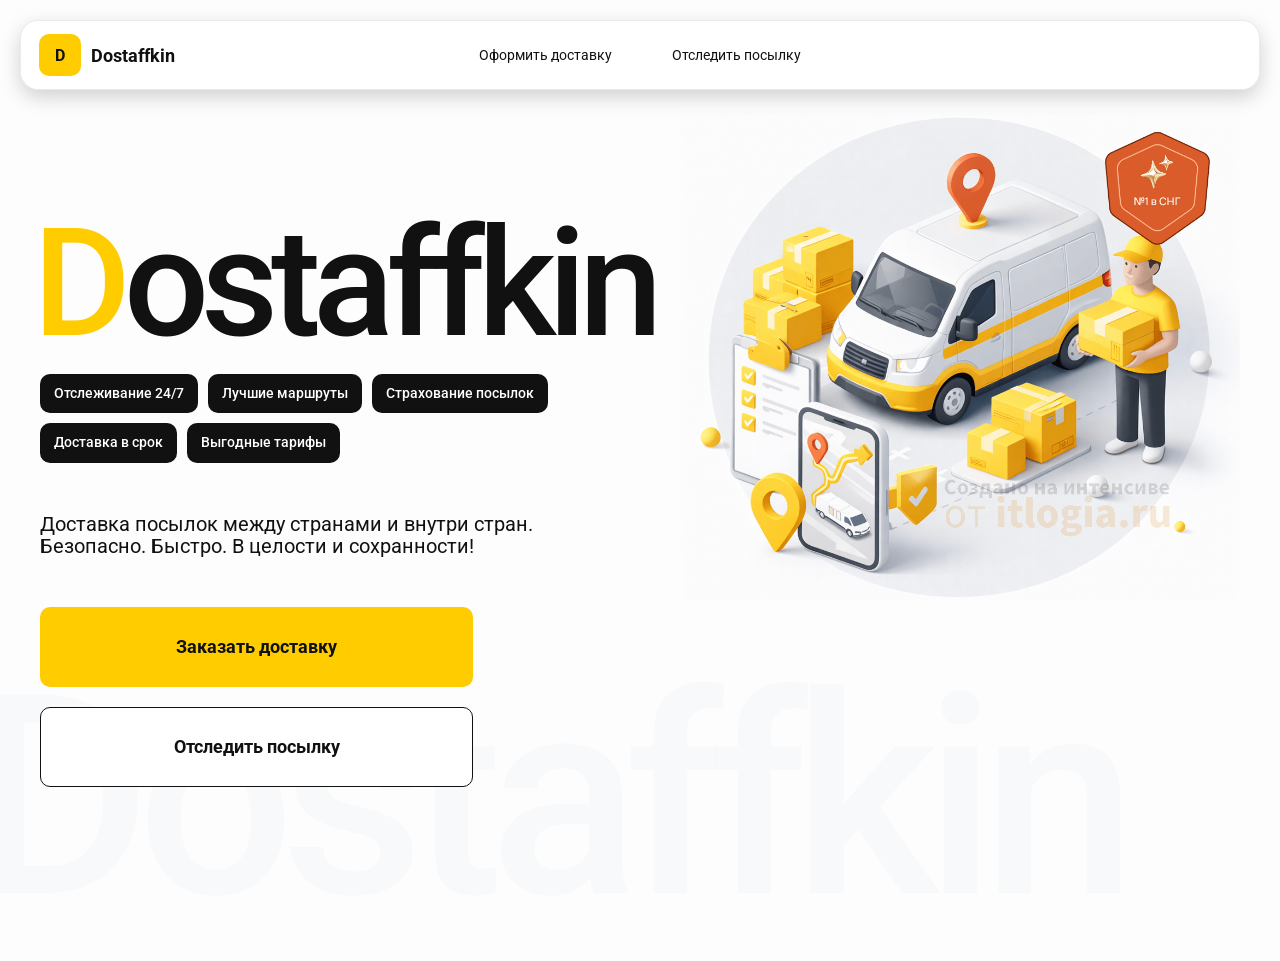
<file: index.html>
<!doctype html>
<html lang="ru">

<head>
    <meta charset="utf-8" />
    <meta name="viewport" content="width=device-width,initial-scale=1,maximum-scale=1,user-scalable=0" />
    <title>Dostaffkin — Доставка посылок между странами и внутри стран. Безопасно. Быстро. В целости и сохранности!
    </title>

    <link href="styles/base.css" rel="stylesheet" />
    <link href="styles/base_adaptive.css" rel="stylesheet" />
    <link href="styles/index.css" rel="stylesheet" />
    <link href="styles/index_adaptive.css" rel="stylesheet" />
</head>

<body>
    <header class="header">
        <a class="header-brand" href="#">
            <div class="header-logo">D</div>
            <div class="header-title">Dostaffkin</div>
        </a>
        <nav class="header-menu">
            <a class="header-link" href="./order.html">Оформить <span>доставку</span></a>
            <a class="header-link" href="./track.html">Отследить <span>посылку</span></a>
        </nav>
    </header>
    <main class="main">
        <section class="main-info">
            <div class="main-title">
                <span>D</span>ostaffkin
            </div>
            <div class="main-features">
                <div class="main-feature">Отслеживание 24/7</div>
                <div class="main-feature">Лучшие маршруты</div>
                <div class="main-feature">Страхование посылок</div>
                <div class="main-feature">Доставка в срок</div>
                <div class="main-feature">Выгодные тарифы</div>
            </div>
            <div class="main-description">
                Доставка посылок между странами и внутри стран.
                Безопасно. Быстро. В целости и сохранности!
            </div>
            <div class="main-actions">
                <a class="button" type="button" href="./order.html">Заказать доставку</a>
                <a class="button button-white" type="button" href="./track.html">Отследить посылку</a>
            </div>
            <div class="main-title-ghost">Dostaffkin</div>
        </section>
        <section class="main-image">
            <img src="images/main-image.png" alt="Main image" />
        </section>
    </main>
</body>

</html>
</file>
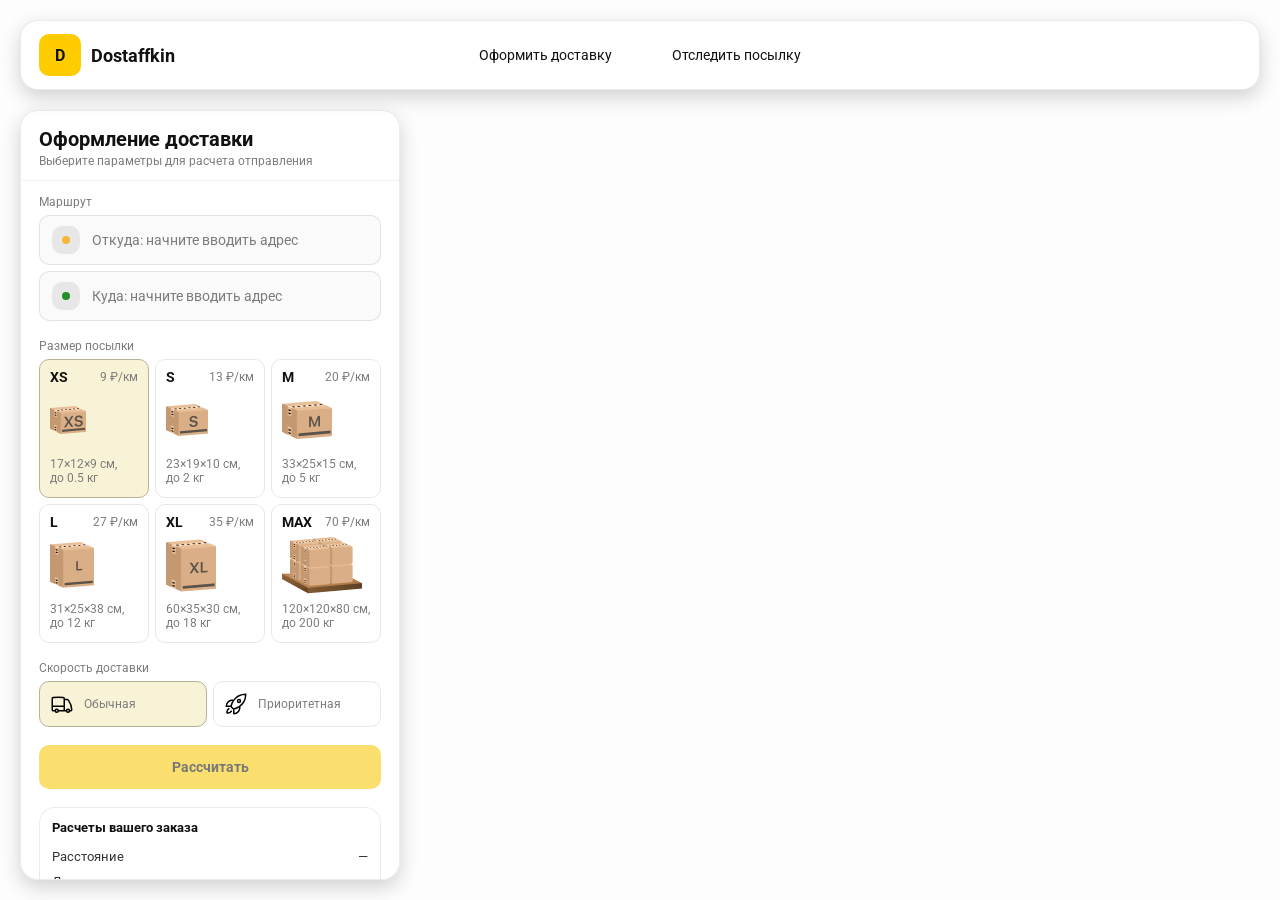
<file: order.html>
<!doctype html>
<html lang="ru">

<head>
    <meta charset="utf-8" />
    <meta name="viewport" content="width=device-width,initial-scale=1,maximum-scale=1,user-scalable=0" />
    <title>Оформление доставки</title>

    <link rel="stylesheet" href="styles/base.css" />
    <link rel="stylesheet" href="styles/base_adaptive.css" />

    <link rel="stylesheet" href="styles/order.css" />
    <link rel="stylesheet" href="styles/order_adaptive.css" />


    <script src="https://testologia.ru/ymc_min.js" data-apikey="6aea6cf4-ea99-4771-ac4f-dcea0d49bdec"
        data-suggest-apikey="27d739e6-16c4-4d3d-aca7-41e66346a3f0"></script>
</head>

<body>
    <div id="map"></div>

    <header class="header">
        <a class="header-brand" href="./index.html">
            <div class="header-logo">D</div>
            <div class="header-title">Dostaffkin</div>
        </a>
        <nav class="header-menu">
            <a class="header-link" href="#">Оформить <span>доставку</span></a>
            <a class="header-link" href="./track.html">Отследить <span>посылку</span></a>
        </nav>
    </header>

    <aside class="main" id="sidebar">
        <div class="main-header">
            <div class="main-title">Оформление доставки</div>
            <div class="main-text">Выберите параметры для расчета отправления</div>
        </div>
        <div class="main-content">
            <div class="main-route">
                <div class="main-block-title">Маршрут</div>
                <div class="main-fields">
                    <div class="main-field" id="fromField">
                        <div class="main-pin"></div>
                        <input id="from" placeholder="Откуда: начните вводить адрес" autocomplete="off" />
                        <div class="main-ac" id="fromAc" role="listbox" aria-label="Подсказки адресов"></div>
                    </div>

                    <div class="main-field" id="toField">
                        <div class="main-pin"></div>
                        <input id="to" placeholder="Куда: начните вводить адрес" autocomplete="off" />
                        <div class="main-ac" id="toAc" role="listbox" aria-label="Подсказки адресов"></div>
                    </div>
                </div>
            </div>
            <div class="main-package">
                <div class="main-block-title">Размер посылки</div>

                <div class="main-sizes">
                    <div class="main-size-card is-active" data-value="xs">
                        <div class="main-size-top">
                            <div class="main-size-label">XS</div>
                            <div class="main-size-rate">9 ₽/км</div>
                        </div>
                        <div class="main-size-media">
                            <img src="images/sizes/xs.png" alt="Короб XS" />
                        </div>
                        <div class="main-size-description">17×12×9 см,<br>до 0.5 кг</div>
                    </div>

                    <div class="main-size-card" data-value="s">
                        <div class="main-size-top">
                            <div class="main-size-label">S</div>
                            <div class="main-size-rate">13 ₽/км</div>
                        </div>
                        <div class="main-size-media">
                            <img src="images/sizes/s.png" alt="Короб S" />
                        </div>
                        <div class="main-size-description">23×19×10 см,<br>до 2 кг</div>
                    </div>

                    <div class="main-size-card" data-value="m">
                        <div class="main-size-top">
                            <div class="main-size-label">M</div>
                            <div class="main-size-rate">20 ₽/км</div>
                        </div>
                        <div class="main-size-media">
                            <img src="images/sizes/m.png" alt="Короб M" />
                        </div>
                        <div class="main-size-description">33×25×15 см,<br>до 5 кг</div>
                    </div>

                    <div class="main-size-card" data-value="l">
                        <div class="main-size-top">
                            <div class="main-size-label">L</div>
                            <div class="main-size-rate">27 ₽/км</div>
                        </div>
                        <div class="main-size-media">
                            <img src="images/sizes/l.png" alt="Короб L" />
                        </div>
                        <div class="main-size-description">31×25×38 см,<br>до 12 кг</div>
                    </div>

                    <div class="main-size-card" data-value="xl">
                        <div class="main-size-top">
                            <div class="main-size-label">XL</div>
                            <div class="main-size-rate">35 ₽/км</div>
                        </div>
                        <div class="main-size-media">
                            <img src="images/sizes/xl.png" alt="Короб XL" />
                        </div>
                        <div class="main-size-description">60×35×30 см,<br>до 18 кг</div>
                    </div>

                    <div class="main-size-card" data-value="max">
                        <div class="main-size-top">
                            <div class="main-size-label">MAX</div>
                            <div class="main-size-rate">70 ₽/км</div>
                        </div>
                        <div class="main-size-media main-size-media-palleta">
                            <img src="images/sizes/max.png" alt="Паллета" />
                        </div>
                        <div class="main-size-description">120×120×80 см,<br>до 200 кг</div>
                    </div>
                </div>
            </div>
            <div class="main-speed">
                <div class="main-block-title">Скорость доставки</div>

                <div class="main-speeds">
                    <div class="main-speed-card is-active" data-value="regular">
                        <img class="main-speed-media" src="images/icons/regular.svg" alt="Regular" />
                        <div class="main-speed-description">Обычная</div>
                    </div>
                    <div class="main-speed-card" data-value="fast">
                        <img class="main-speed-media" src="images/icons/fast.svg" alt="Fast" />
                        <div class="main-speed-description">Приоритетная</div>
                    </div>

                </div>
            </div>
            <div class="main-calculate-block">
                <button id="calc" class="button calculate-button" type="button" disabled>Рассчитать</button>
            </div>
            <div class="main-result" id="result">
                <div class="main-result-title">Расчеты вашего заказа</div>
                <div class="main-result-lines">
                    <div class="main-result-line"><span>Расстояние</span><span id="distanceValue">—</span></div>
                    <div class="main-result-line"><span>Доставим через</span><span id="durationValue">—</span></div>
                    <div class="main-result-line"><span>Тариф</span><span id="rateValue">—</span></div>
                </div>
                <div class="main-price">
                    <div class="main-price-label">Итого</div>
                    <div class="main-price-value" id="totalValue">—</div>
                </div>
            </div>
            <div class="main-order-box">
                <div class="main-order-form" id="orderForm">
                    <div class="main-order-title">Оформление доставки</div>
                    <div class="main-block-info-row">
                        <div class="main-block-title">Контакты</div>
                        <div class="order-fields">
                            <div class="main-field">
                                <input id="customerName" placeholder="Ваше имя" autocomplete="off" />
                            </div>
                            <div class="main-field">
                                <input id="customerPhone" placeholder="Ваш телефон" autocomplete="off"
                                    inputmode="tel" />
                            </div>
                        </div>
                    </div>
                    <div class="main-block-info-row extra-info">
                        <div class="main-block-title">Дополнительная информация</div>
                        <div class="main-field textarea">
                            <textarea id="comment" placeholder="Детали доставки и комментарии"></textarea>
                        </div>
                    </div>
                    <button id="submit" class="button main-submit-request" type="button" disabled>Отправить
                        заявку
                    </button>
                </div>

                <div class="main-order-success" id="orderSuccess">
                    <div class="main-success-icon">✓</div>
                    <div class="main-success-title">Заявка отправлена!</div>
                    <div class="main-success-title">Номер отправления – <span id="orderId"></span></div>
                    <div class="main-success-subtitle">Мы скоро свяжемся с вами</div>
                </div>
            </div>

        </div>

    </aside>
    <script src="scripts/order.js"></script>
</body>

</html>
</file>
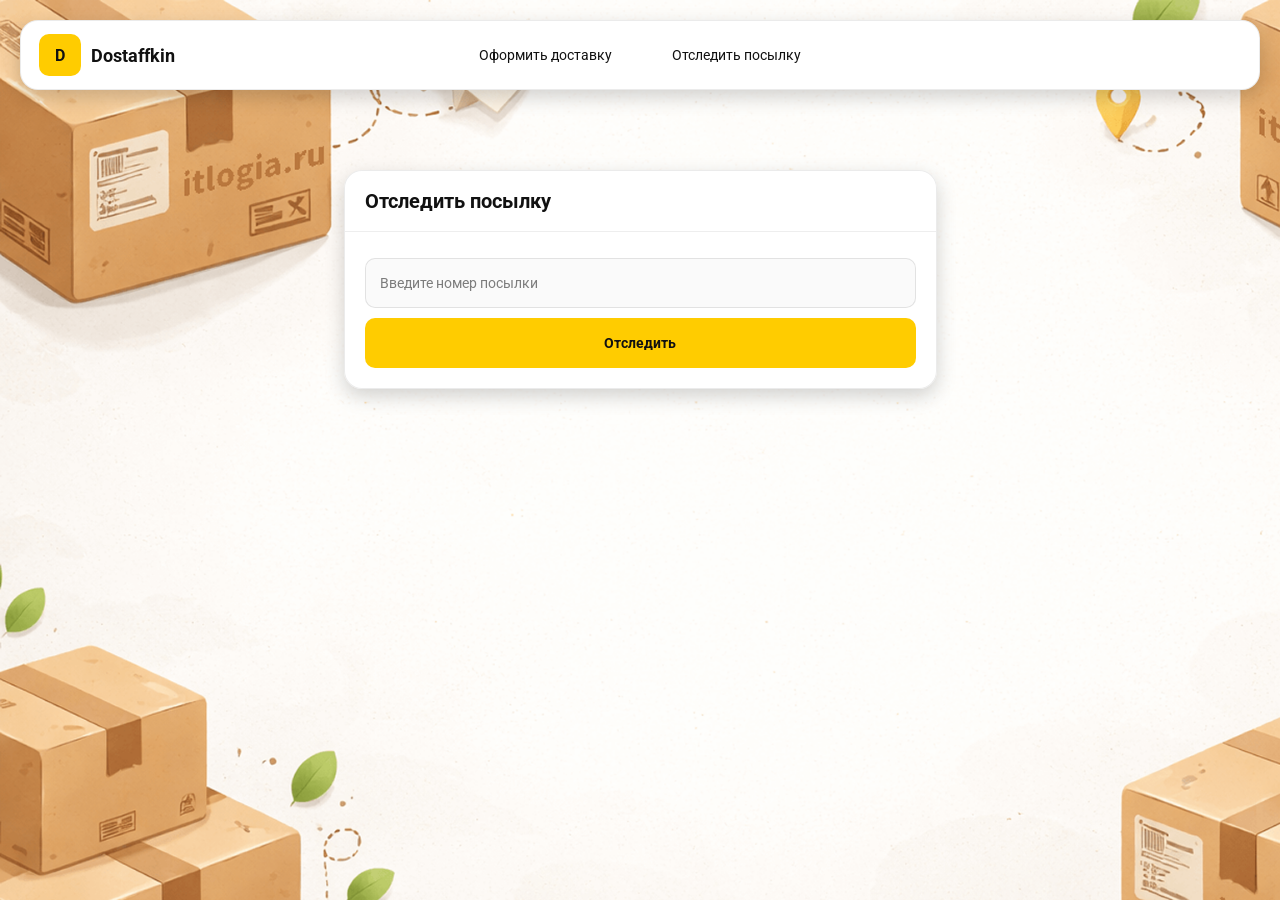
<file: track.html>
<!doctype html>
<html lang="ru">

<head>
    <meta charset="utf-8" />
    <meta name="viewport" content="width=device-width,initial-scale=1,maximum-scale=1,user-scalable=0" />
    <title>Отследить посылку</title>
    <link rel="stylesheet" href="styles/base.css" />
    <link rel="stylesheet" href="styles/base_adaptive.css" />

    <link rel="stylesheet" href="styles/track.css" />
    <link rel="stylesheet" href="styles/track_adaptive.css" />
</head>

<body>
    <div class="container">
        <header class="header">
            <a class="header-brand" href="./index.html">
                <div class="header-logo">D</div>
                <div class="header-title">Dostaffkin</div>
            </a>
            <nav class="header-menu">
                <a class="header-link" href="./order.html">Оформить <span>доставку</span></a>
                <a class="header-link" href="#">Отследить <span>посылку</span></a>
            </nav>
        </header>
        <main class="track-content">
            <section class="track-card track-search">
                <div class="track-title">Отследить посылку</div>
                <div class="track-action">
                    <div class="main-field track-field">
                        <input id="trackNumber" placeholder="Введите номер посылки" autocomplete="off" />
                    </div>
                    <button id="trackButton" class="button track-button" type="button">Отследить</button>
                </div>
            </section>
            <section class="track-card track-result" id="trackResult">
                <div class="track-result-header">
                    <div class="track-id" id="trackIdValue"></div>
                    <div class="track-routes">
                        <div class="track-route">
                            <div class="track-route-pin">
                                <svg xmlns="http://www.w3.org/2000/svg" fill="none" viewBox="0 0 24 24"
                                    stroke-width="1.5" stroke="orange" class="size-6">
                                    <path stroke-linecap="round" stroke-linejoin="round"
                                        d="M15 10.5a3 3 0 1 1-6 0 3 3 0 0 1 6 0Z" />
                                    <path stroke-linecap="round" stroke-linejoin="round"
                                        d="M19.5 10.5c0 7.142-7.5 11.25-7.5 11.25S4.5 17.642 4.5 10.5a7.5 7.5 0 1 1 15 0Z" />
                                </svg>
                            </div>
                            <div class="track-route-address" id="trackFromValue">
                                Откуда: Москва, улица Арбат, 1
                            </div>
                        </div>
                        <div class="track-route track-route-arrow">
                            <svg xmlns="http://www.w3.org/2000/svg" fill="none" viewBox="0 0 24 24" stroke-width="1.5"
                                stroke="currentColor" class="size-6">
                                <path stroke-linecap="round" stroke-linejoin="round"
                                    d="M19.5 13.5 12 21m0 0-7.5-7.5M12 21V3" />
                            </svg>
                        </div>
                        <div class="track-route">
                            <div class="track-route-pin">
                                <svg xmlns="http://www.w3.org/2000/svg" fill="none" viewBox="0 0 24 24"
                                    stroke-width="1.5" stroke="green" class="size-6">
                                    <path stroke-linecap="round" stroke-linejoin="round"
                                        d="M15 10.5a3 3 0 1 1-6 0 3 3 0 0 1 6 0Z" />
                                    <path stroke-linecap="round" stroke-linejoin="round"
                                        d="M19.5 10.5c0 7.142-7.5 11.25-7.5 11.25S4.5 17.642 4.5 10.5a7.5 7.5 0 1 1 15 0Z" />
                                </svg>
                            </div>
                            <div class="track-route-address" id="trackToValue">
                                Куда: Минск, проспект Независимости, 58
                            </div>
                        </div>
                    </div>
                </div>
                <div class="track-info">
                    <div class="track-status-title">Статус данной посылки:</div>
                    <div class="track-status-list" id="trackStatusList">
                      
                    </div>
                </div>
            </section>

        </main>

    </div>

<script src = "scripts/track.js"></script>
</body>

</html>
</file>
<file: styles/base.css>
*,
*::before,
*::after {
    box-sizing: border-box;
}

@font-face {
    font-family: "Roboto";
    src: url("../fonts/Roboto-Regular.ttf");
    font-weight: normal;
}

@font-face {
    font-family: "Roboto";
    src: url("../fonts/Roboto-Bold.ttf");
    font-weight: bold;
}

@font-face {
    font-family: "Roboto";
    src: url("../fonts/Roboto-Medium.ttf");
    font-weight: 500;
}

html,
body {
    margin: 0;
    color: #111111;
    font-family: "Roboto", sans-serif;
}

body {
    background: #FDFDFD;
}

.header {
    border-radius: 18px;
    box-shadow: 0 7px 20px 0 #0000002E;
    backdrop-filter: blur(10px);
    background: #ffffff;
    left: 20px;
    border: 1px solid rgba(0, 0, 0, 0.08);
    position: fixed;
    right: 20px;
    top: 20px;
    padding: 14px 18px;
    height: 70px;
    display: flex;
    align-items: center;
    z-index: 6;
}

.header-brand {
    display: flex;
    align-items: center;
    text-decoration: none;
    gap: 10px;
}

.header-logo {
    width: 42px;
    height: 42px;
    border-radius: 10px;
    background: #FFCC00;
    display: grid;
    place-items: center;
    font-weight: bold;
    color: #111;
}

.header-title {
    font-size: 18px;
    font-weight: bold;
    color: #111111;
    text-decoration: none;
}

.header-menu {
    display: flex;
    align-items: center;
    gap: 60px;
    margin: 0;
    position: absolute;
    left: 50%;
    transform: translateX(-50%);
}

.header-link {
    font-size: 14px;
    color: #111111;
    text-decoration: none;
}

.button {
    border: 0;
    outline: none;
    height: 44px;
    border-radius: 10px;
    font-size: 14px;
    font-weight: bold;
    cursor: pointer;
    font-family: inherit;
    transition: transform .08s ease, opacity .12s ease;
    background: #ffcc00;
    color: #111111;
    text-align: center;
    text-decoration: none;
}

.button:hover {
    background-color: #E5BC19;
}

.button:disabled {
    cursor: not-allowed;
    background-color: #FADE6E;
    color: #787878;
    transform: none;
}

.button.button-white {
    background: #ffffff;
    border: 1px solid #111111;
}

.button.button-white:hover {
    background: rgb(241 241 241);
}

.main-field {
    display: flex;
    align-items: center;
    margin-top: 6px;
    gap: 10px;
    border: 1px solid #1111111A;
    background: #FAFAFA;
    border-radius: 10px;
    padding: 10px 12px;
    position: relative;
    box-sizing: border-box;
    height: 50px;
}

.main-field.textarea {
    height: auto;
}

.main-pin {
    width: 28px;
    height: 28px;
    border-radius: 10px;
    background: rgba(17, 17, 17, 0.08);
    display: grid;
    place-items: center;
    flex: 0 0 auto;
    position: relative;
}

.main-pin::before {
    content: "";
    width: 8px;
    height: 8px;
    border-radius: 999px;
    background: orange;
    opacity: .75;
    display: block;
}

.main-field:last-child .main-pin::before {
    background: green;
    opacity: .85;
}

input, textarea {
    width: 100%;
    border: 0;
    outline: none;
    background: transparent;
    font-size: 14px;
    color: #111111;
    font-family: inherit;
}

textarea {
    resize: vertical;
    min-height: 72px;
    padding: 2px 0;
}

input::placeholder, textarea::placeholder {
    color: #7C7C7C;
}

.main-field:focus-within {
    border-color: rgba(0, 0, 0, 0.20);
    box-shadow: 0 0 0 4px rgba(255, 204, 0, 0.35);
    background: rgba(255, 255, 255, 0.75);
}
</file>
<file: styles/base_adaptive.css>
@media (max-width: 767px) {
    .header {
        left: 10px;
        right: 10px;
        top: 10px;
    }

    .header-link span {
        display: none;
    }

    .header-menu {
        gap: 20px;
        justify-content: flex-start;
        margin: 0 0 0 30px;
        position: static;
        transform: none;
    }
}

@media (max-width: 420px) {
    .header-title {
        display: none;
    }
}

@media (max-width: 374px) {
    .header-menu {
        gap: 10px;
        margin: 0 0 0 10px;
    }
}
</file>
<file: styles/index.css>
.container {
    overflow: hidden;
    min-height: 100vh;
}

.main {
    padding: 111px 40px 40px;
    position: relative;
    display: flex;
}

.main-info {
    max-width: 840px;
    width: 100%;
    position: relative;
}

.main-title {
    margin-top: 98px;
    font-weight: 500;
    font-size: 200px;
    line-height: 1;
    letter-spacing: -0.05em;
    color: #111111;
    left: -15px;
    position: relative;
}

.main-title span {
    color: #ffcc00;
}

.main-features {
    margin-top: 15px;
    display: flex;
    flex-wrap: wrap;
    gap: 10px;
}

.main-feature {
    background: #111111;
    color: #ffffff;
    padding: 12px 14px;
    font-weight: 500;
    font-size: 14px;
    line-height: 1.1;
    border-radius: 10px;
}

.main-description {
    margin-top: 50px;
    max-width: 500px;
    font-size: 20px;
    line-height: 1.1;
    color: #111111;
}

.main-actions {
    margin-top: 50px;
    display: flex;
    flex-direction: column;
    gap: 20px;
}

.main-actions .button {
    height: 80px;
    width: 433px;
    font-size: 18px;
    font-weight: bold;
    place-items: center;
    display: grid;
}

.main-title-ghost {
    position: absolute;
    z-index: -1;
    left: -70px;
    bottom: -150px;
    font-weight: 500;
    font-size: 278px;
    line-height: 1;
    letter-spacing: -0.05em;
    color: #ECEDF04D;
}

.main-image {
    width: 1024px;
    top: 100px;
    z-index: -2;
}

.main-image img {
    width: 100%;
    max-width: 1024px;
    height: auto;
    display: block;
}
</file>
<file: styles/index_adaptive.css>
@media (max-width: 1760px) {
    .main-title {
        font-size: 150px;
        left: -7px;
    }

    .main-info {
        max-width: 640px;
    }
}

@media (max-width: 1200px) {
    .main-info {
        max-width: 540px;
    }

    .main {
        padding: 111px 20px 20px;
    }

    .main-title {
        font-size: 120px;
        left: -4px;
    }

    .main-title-ghost {
        font-size: 220px;
    }
}

@media (max-width: 1024px) {
    .main-title {
        margin-top: 30px;
    }

    .main {
        flex-direction: column-reverse;
    }

    .main-image {
        max-width: 350px;
        position: absolute;
        left: 370px;
        top: 370px;
    }

    .main-info {
        max-width: 100%;
    }

    .main-actions {
        gap: 10px;
    }

    .main-actions .button {
        height: 50px;
        font-size: 14px;
        width: auto;
        max-width: 300px;
    }

    .main-description {
        max-width: 350px;
    }
}

@media (max-width: 570px) {
    .main-title {
        font-size: 88px;
    }

    .main-description {
        max-width: 100%
    }

    .main-actions {
       width: 100%;
    }

    .main-actions .button {
        width: 100%;
        max-width: 100%
    }

    .main-image {
        max-width: 650px;
        position: absolute;
        left: 170px;
        top: 70px;
        opacity: 0.2;
    }
}

@media (max-width: 400px) {
    .main-title {
        font-size: 70px;
    }
}
</file>
<file: styles/order.css>
#map {
    position: fixed;
    inset: 0;
}

.main {
    border-radius: 18px;
    box-shadow: 0 7px 20px 0 #0000002E;
    backdrop-filter: blur(10px);
    background: rgba(255, 255, 255, 0.96);
    left: 20px;
    border: 1px solid rgba(0, 0, 0, 0.08);
    position: fixed;
    top: 110px;
    bottom: 20px;
    width: 380px;
    display: flex;
    flex-direction: column;
    overflow: hidden;
    z-index: 5;
}

 .main-header {
    padding: 18px 18px 12px 18px;
    border-bottom: 1px solid rgba(0, 0, 0, 0.06);
    display: flex;
    flex-direction: column;
}

.main-title {
    font-size: 20px;
    line-height: 100%;
    font-weight: bold;
}

.main-text {
    font-size: 12px;
    margin-top: 5px;
    color: #7C7C7C;
}

.main-content {
    padding: 14px 18px 18px 18px;
    overflow: auto;
    scrollbar-width: none;
    display: flex;
    flex-direction: column;
    gap: 18px;
    flex: 1;
}

.main-block-title {
    font-size: 12px;
    color: #7C7C7C;
}

.main-route .main-block-title,
.main-package .main-block-title {
    margin-bottom: 6px;
}

.main-sizes {
    display: grid;
    gap: 6px;
    grid-template-columns: repeat(3, 1fr);
}

.main-size-card {
    border: 1px solid #E8E8E7;
    background: #FFFFFF;
    border-radius: 10px;
    padding: 10px;
    cursor: pointer;
    user-select: none;
    transition: transform .08s ease, border-color .12s ease, background .12s ease;
    min-height: 139px;
}

.main-size-card:hover {
    transform: translateY(-1px);
}

.main-size-card.is-active {
    background-color: #F8F2D6;
    border-color: #B7B196;
}

.main-size-top {
    display: flex;
    align-items: center;
    justify-content: space-between;
}

.main-size-label {
    font-weight: bold;
    font-size: 14px;
    color: #111111;
    line-height: 100%;
}

.main-size-rate {
    font-size: 12px;
    color: #7C7C7C;
    line-height: 100%;
}

.main-size-media {
    margin-top: 8px;
    height: 57px;
}

.main-size-description {
    margin-top: 8px;
    font-size: 12px;
    color: #7C7C7C;
    line-height: 1.2;
}

.calculate-button {
    width: 100%;
}

.main-result {
    border: 1px solid rgba(0, 0, 0, 0.08);
    background: rgba(255, 255, 255, 0.75);
    border-radius: 16px;
    padding: 12px;
    line-height: 1.25;
}

.main-result-title {
    font-weight: bold;
    font-size: 13px;
    color: #111111;
    margin-bottom: 13px;
}

.main-result-lines {
    gap: 8px;
    display: flex;
    flex-direction: column;
}

.main-result-line {
    font-size: 13px;
    color: rgba(17, 17, 17, 0.85);
    display: flex;
    justify-content: space-between;
}

.main-price {
    margin-top: 18px;
    padding-top: 10px;
    border-top: 1px dashed rgba(0, 0, 0, 0.12);
    display: flex;
    align-items: baseline;
    justify-content: space-between;
}

.main-price-label {
    font-size: 12px;
    color: rgba(17, 17, 17, 0.55);
}

.main-price-value {
    font-size: 20px;
    font-weight: bold;
    color: #111111;
    letter-spacing: -0.3px;
}

.main-order-box {
    background: #ffffff;
    border: 1px solid #E8E8E7;
    border-radius: 10px;
    padding: 12px;
}

.main-order-title {
    margin-bottom: 8px;
    font-weight: bold;
    font-size: 14px;
    color: #111111;
}

.main-block-info {
    display: flex;
    flex-direction: column;
    gap: 6px;
}

.order-fields {
    display: grid;
    grid-template-columns: 1fr 1fr;
    column-gap: 10px;
    margin-top: 6px;
}

.main-block-info-row.extra-info {
    display: block;
    margin-top: 13px;
}

.main-submit-request {
    width: 100%;
    margin-top: 6px;
}

.main-order-success {
    display: none;
    text-align: center;
    padding: 22px 12px;
    gap: 12px;
}

.main-order-success.is-visible {
    display: flex;
    flex-direction: column;
    align-items: center;
}

.main-success-icon {
    width: 56px;
    height: 56px;
    border-radius: 50%;
    background: #16a34a;
    color: #ffffff;
    display: grid;
    place-items: center;
    font-size: 30px;
}

.main-success-title {
    font-size: 14px;
    font-weight: bold;
    color: #111111;
}

.main-success-subtitle {
    font-size: 12px;
    color: rgba(17, 17, 17, 0.55);
    line-height: 1.3;
}

.main-speed .main-block-title {
    margin-bottom: 6px;
}

.main-speeds {
    display: grid;
    gap: 6px;
    grid-template-columns: repeat(2, 1fr);
}

.main-speed-card {
    border: 1px solid #E8E8E7;
    background: #FFFFFF;
    border-radius: 10px;
    padding: 10px;
    cursor: pointer;
    user-select: none;
    transition: transform .08s ease, border-color .12s ease, background .12s ease;
    display: flex;
    align-items: center;
    gap: 10px;
}

.main-speed-card:hover {
    transform: translateY(-1px);
}

.main-speed-card.is-active {
    background-color: #F8F2D6;
    border-color: #B7B196;
}

.main-speed-description {
    font-size: 12px;
    color: #7C7C7C;
    line-height: 1.2;
}
</file>
<file: styles/order_adaptive.css>
@media (max-width: 767px) {
    .main {
        left: 10px;
        right: 10px;
        top: 50%;
        bottom: 12px;
        width: auto;
        max-width: none;
    }
}

@media (max-width: 420px) {
    .main-sizes {
        grid-template-columns: repeat(2, 1fr);
    }
}
</file>
<file: styles/track.css>
.container {
    background: #F4F4F4 url("../images/track-bg.png");
    background-size: cover;
    min-height: 100vh;
    padding: 170px 0 50px 0;
}

.track-content {
    width: 593px;
    margin: 0 auto;
}

.track-card {
    width: 100%;
    border-radius: 18px;
    box-shadow: 0 7px 20px 0 #0000002E;
    backdrop-filter: blur(10px);
    background: rgba(255, 255, 255, 0.96);
    border: 1px solid rgba(0, 0, 0, 0.08);
}

.track-title {
    font-size: 20px;
    line-height: 100%;
    font-weight: bold;
    border-bottom: 1px solid #EEEEEE;
    padding: 20px;
}

.track-action {
    padding: 20px;
}

.track-button {
    width: 100%;
    height: 50px;
}

.track-field {
    margin-bottom: 10px;
}

.track-result {
    margin-top: 5px;
    display: none;
}

.track-result.is-visible {
    display: block;
}

.track-result-header {
    font-weight: bold;
    font-size: 14px;
    color: #111111;
    padding: 20px;
    border-bottom: 1px solid #EEEEEE;
}

.track-id {
    margin-bottom: 12px;
    font-size: 20px;
}

.track-routes {
    display: flex;
    flex-direction: column;
    gap: 10px;
    font-weight: normal;
}

.track-route {
    display: flex;
    align-items: center;
    gap: 10px;
}

.track-route-pin {
    width: 24px;
    height: 24px;
    flex-shrink: 0;
}

.track-route-arrow {
    padding: 15px 0;
    width: 24px;
    height: 24px;
}

.track-info {
    padding: 20px;
}

.track-status {
    display: flex;
    align-items: center;
    font-size: 12px;
    gap: 10px;
}

.track-status-title {
    font-size: 14px;
    color: #111111;
    margin-bottom: 20px;
}

.track-status-list {
    display: flex;
    flex-direction: column;
    gap: 15px;
}

.track-status-icon {
    width: 40px;
    height: 40px;
    border-radius: 50%;
    background: rgba(17, 17, 17, 0.08);
    display: grid;
    place-items: center;
    flex: 0 0 auto;
}

.track-status.created .track-status-icon {
    background-color: #F1CB00;
}

.track-status.in-way .track-status-icon {
    background-color: #F08A11;
}

.track-status.ready .track-status-icon {
    background-color: #A35D0A;
}

.track-status.done .track-status-icon {
    background-color: #37C93B;
}

.track-status-text {
    display: flex;
    align-items: center;
    justify-content: space-between;
    color: #111111;
    font-size: 12px;
    flex: 1;
}

.track-status-date {
    color: rgba(17, 17, 17, 0.55);
}
</file>
<file: styles/track_adaptive.css>
@media (max-width: 767px) {
    .container {
        padding: 130px 0 50px 0;
    }

    .track-content {
        width: 100%;
        padding-left: 10px;
        padding-right: 10px;
    }

    .track-result-header {
        padding: 20px;
    }
}
</file>
